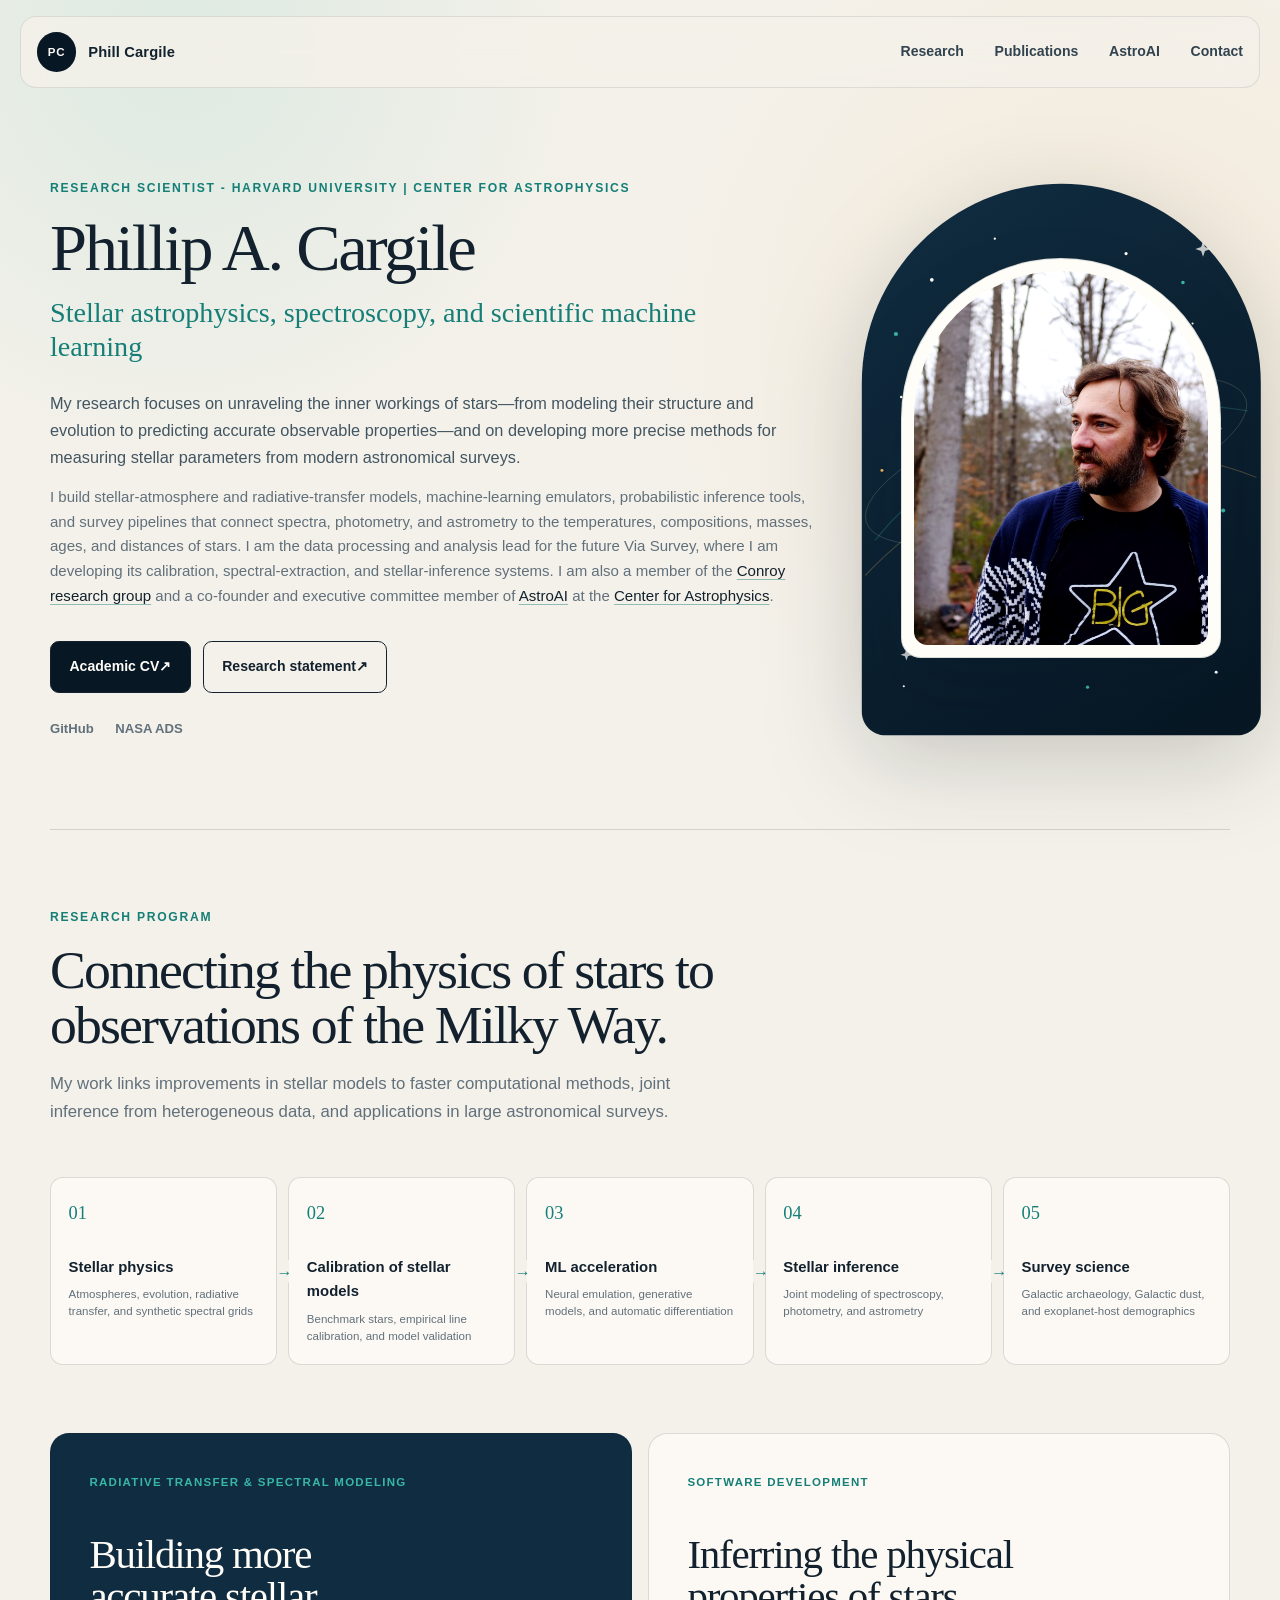
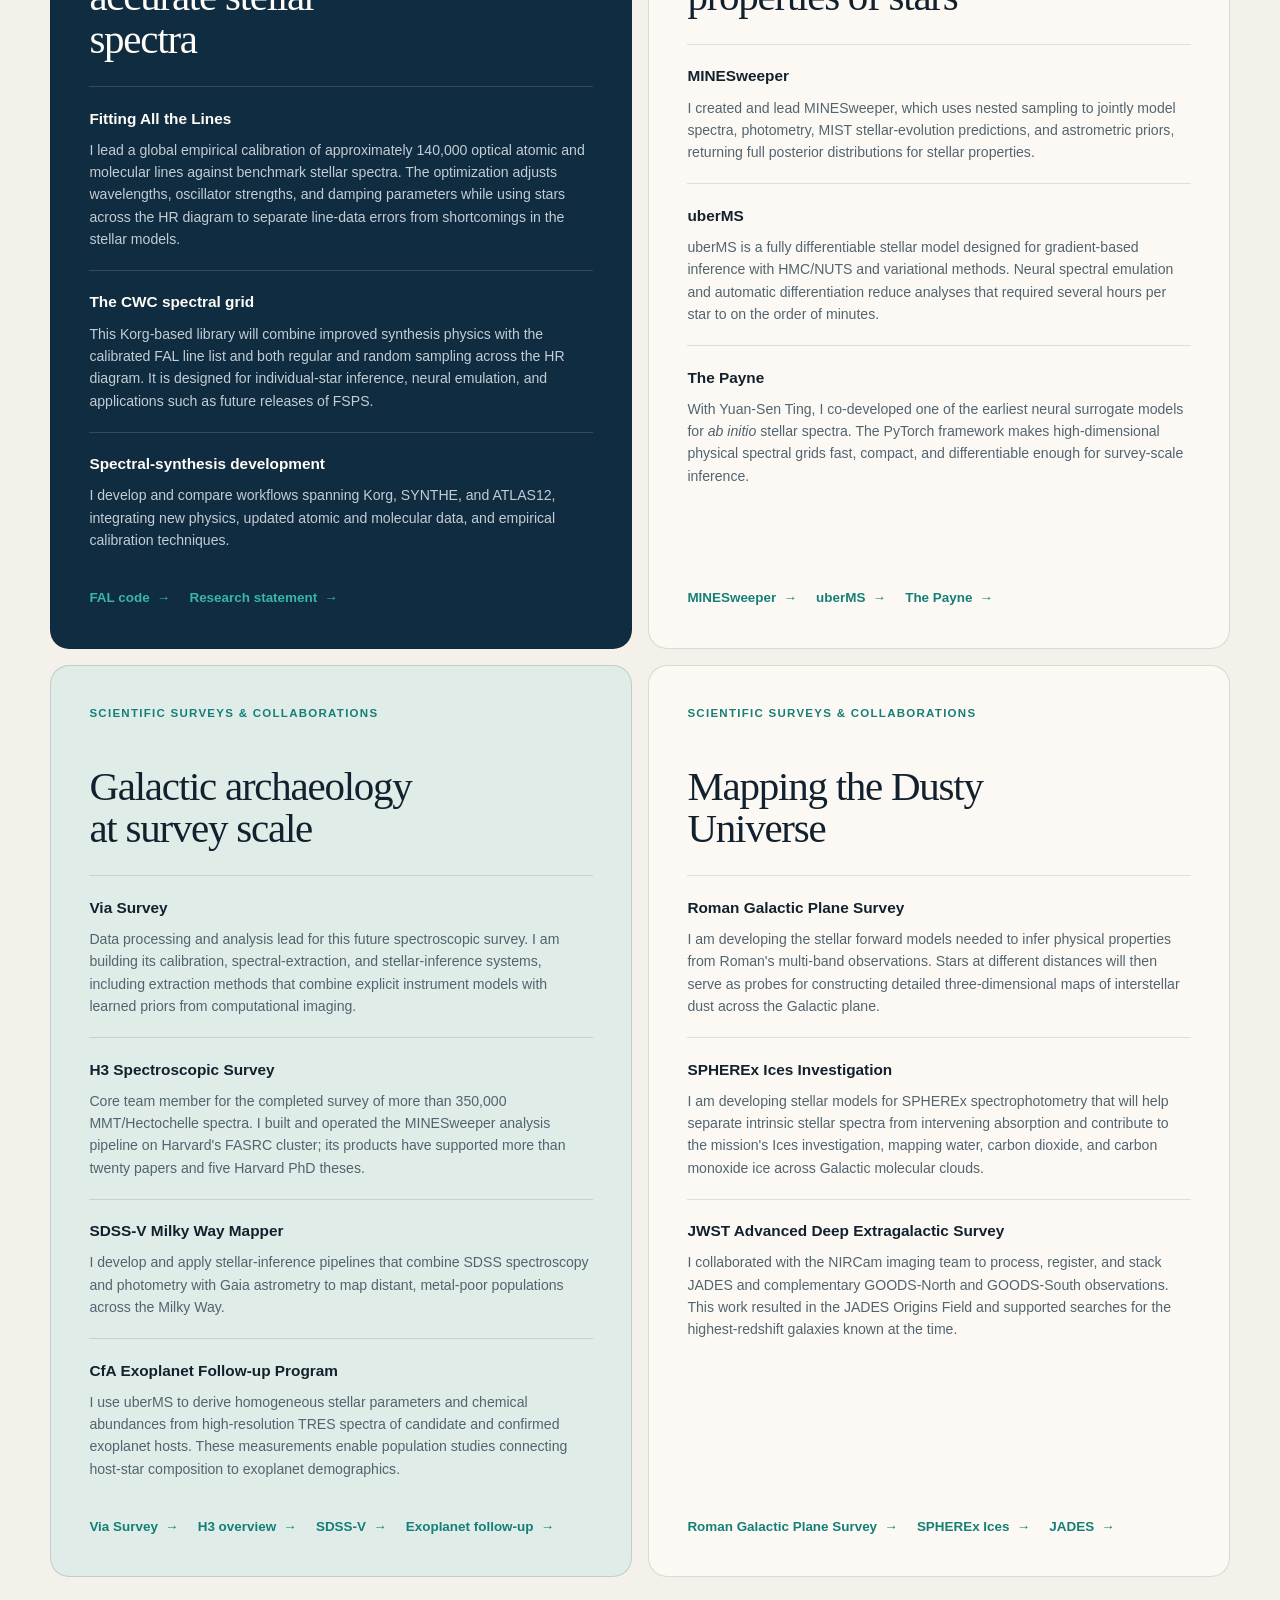
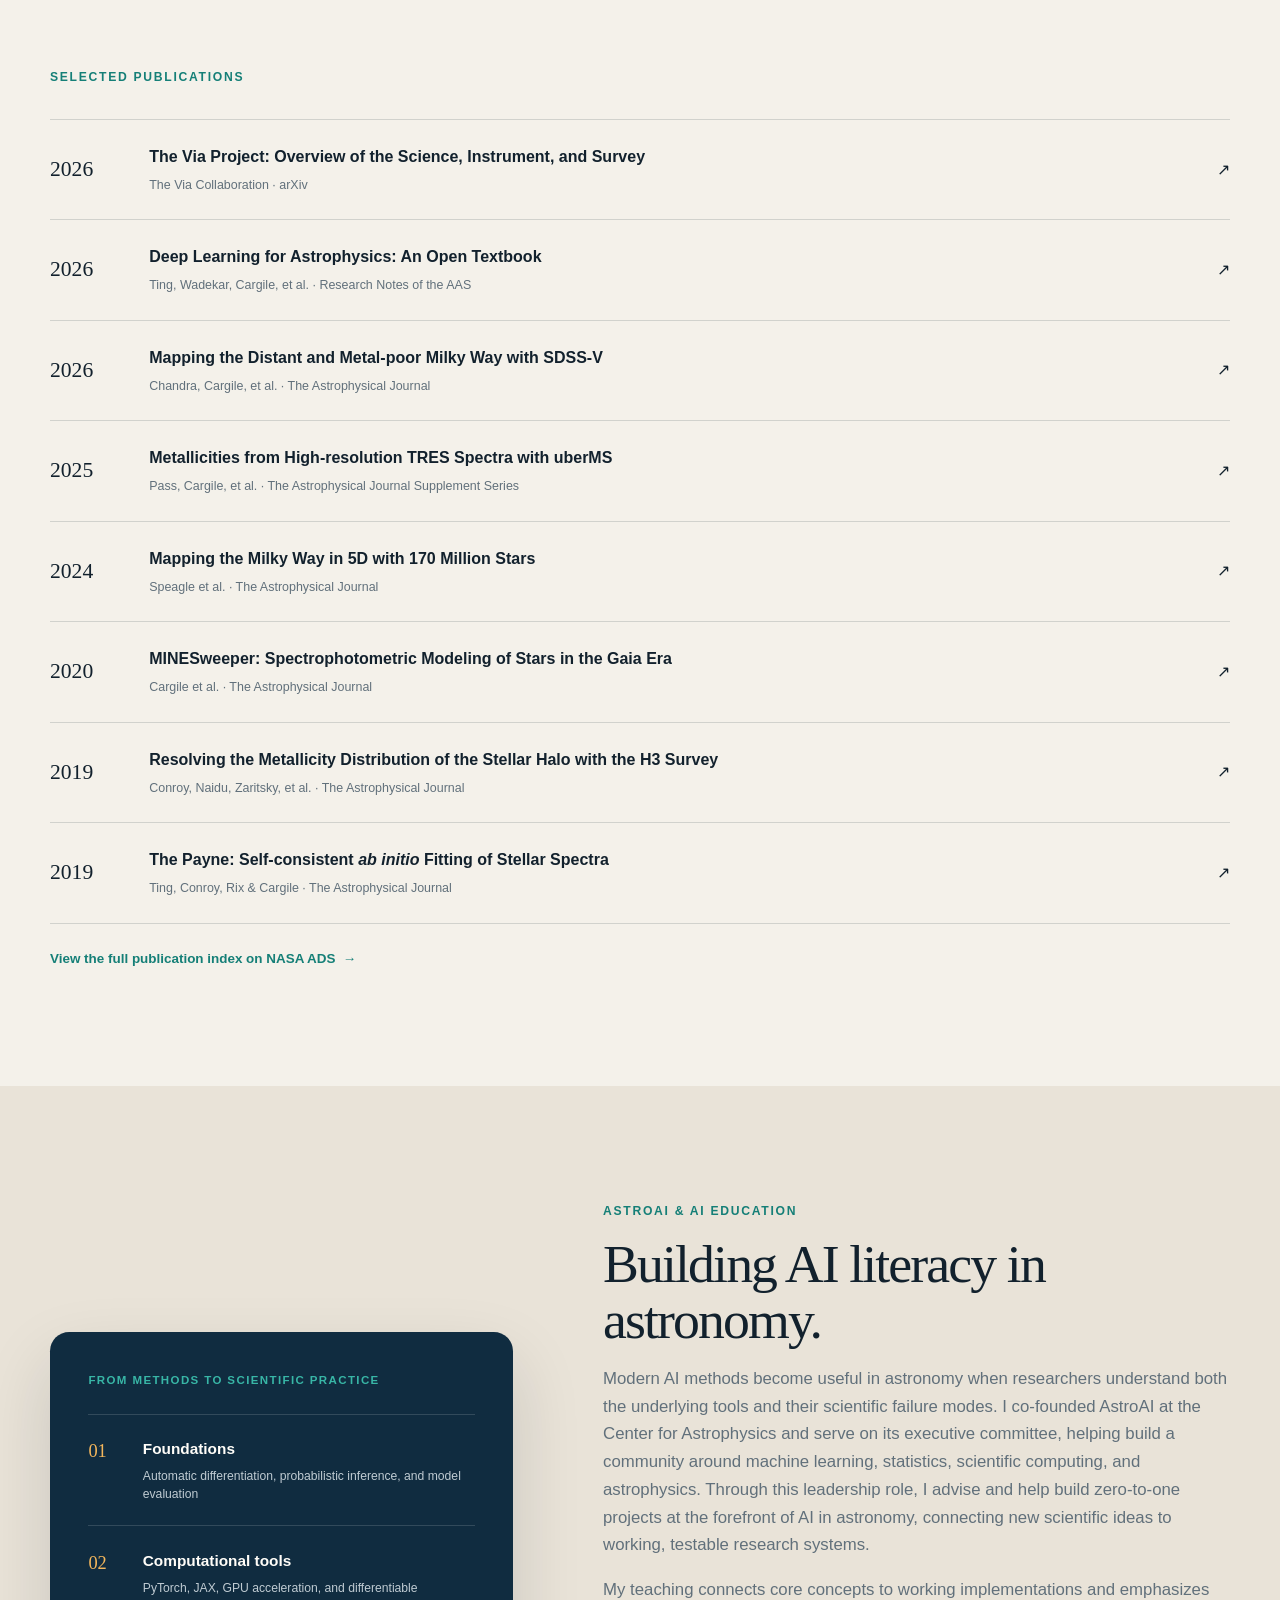
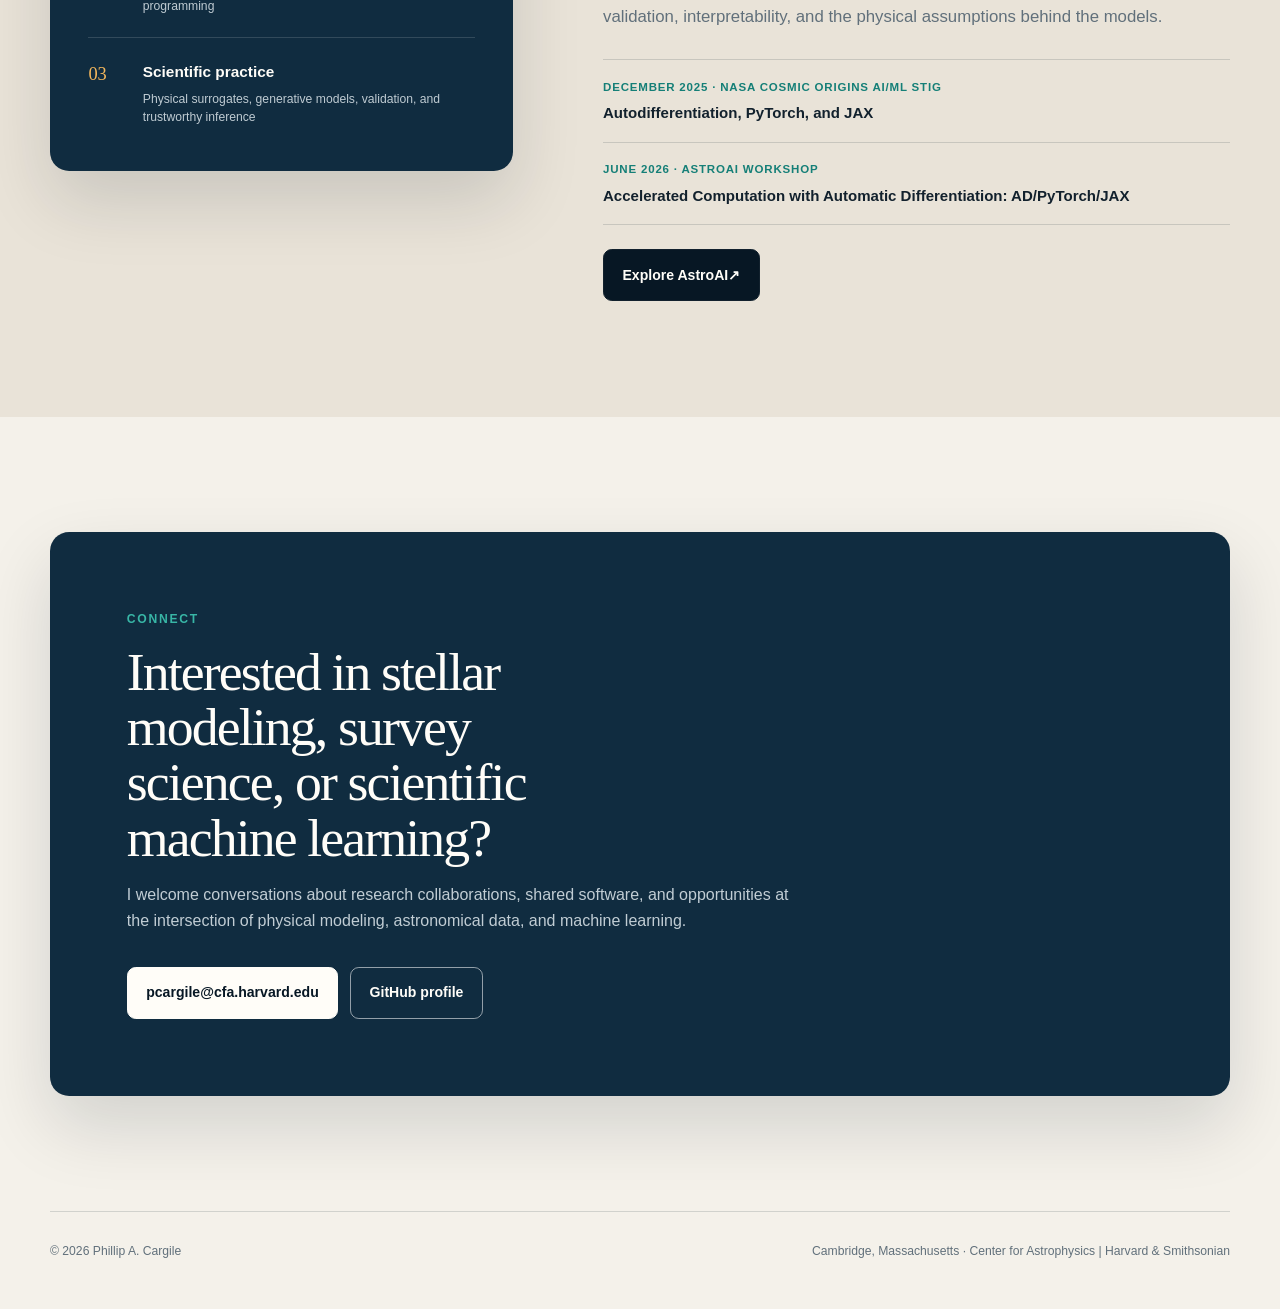
<file: index.html>
<!doctype html>
<html lang="en">
  <head>
    <meta charset="utf-8" />
    <meta name="viewport" content="width=device-width, initial-scale=1" />
    <meta
      name="description"
      content="Phillip Cargile is a research scientist at Harvard studying stellar astrophysics, spectroscopy, radiative transfer, scientific machine learning, and astronomical surveys."
    />
    <meta name="theme-color" content="#071724" />
    <title>Phillip A. Cargile — Stellar Astrophysics &amp; Scientific ML</title>
    <link rel="canonical" href="https://pacargile.github.io/" />
    <meta property="og:type" content="website" />
    <meta property="og:url" content="https://pacargile.github.io/" />
    <meta property="og:title" content="Phillip A. Cargile — Stellar Astrophysics &amp; Scientific ML" />
    <meta
      property="og:description"
      content="Research in stellar astrophysics, spectroscopy, radiative transfer, scientific machine learning, and astronomical surveys."
    />
    <script>document.documentElement.classList.add('js');</script>
    <link rel="stylesheet" href="assets/css/site.css" />
    <script defer src="assets/js/site.js"></script>
    <script type="application/ld+json">
      {
        "@context": "https://schema.org",
        "@type": "Person",
        "name": "Phillip A. Cargile",
        "alternateName": "Phill Cargile",
        "jobTitle": "Research Scientist",
        "affiliation": {
          "@type": "Organization",
          "name": "Harvard College Observatory"
        },
        "worksFor": {
          "@type": "Organization",
          "name": "Center for Astrophysics | Harvard & Smithsonian"
        },
        "url": "https://pacargile.github.io",
        "sameAs": [
          "https://github.com/pacargile",
          "https://ui.adsabs.harvard.edu/search/q=orcid%3A0000-0002-1617-8917&sort=date%20desc"
        ]
      }
    </script>
  </head>
  <body>
    <a class="skip-link" href="#main">Skip to content</a>

    <header class="site-header" data-header>
      <a class="wordmark" href="#top" aria-label="Phillip Cargile, home">
        <span class="wordmark-mark" aria-hidden="true">PC</span>
        <span>Phill Cargile</span>
      </a>
      <button class="menu-button" type="button" aria-expanded="false" aria-controls="site-nav" data-menu-button>
        <span class="sr-only">Open navigation</span>
        <span></span><span></span>
      </button>
      <nav id="site-nav" class="site-nav" aria-label="Primary navigation" data-menu>
        <a href="#research">Research</a>
        <a href="#writing">Publications</a>
        <a href="#leadership">AstroAI</a>
        <a href="#contact">Contact</a>
      </nav>
    </header>

    <main id="main">
      <section id="top" class="hero section-shell">
        <div class="hero-copy reveal">
          <p class="eyebrow">Research Scientist - Harvard University | Center for Astrophysics</p>
          <h1>Phillip A. Cargile</h1>
          <p class="hero-deck">Stellar astrophysics, spectroscopy, and scientific machine learning</p>
          <p class="hero-summary">
            My research focuses on unraveling the inner workings of stars—from modeling their structure and evolution to predicting accurate observable properties—and on developing more precise methods for measuring stellar parameters from modern astronomical surveys.
          </p>
          <p class="hero-summary hero-summary-secondary">
            I build stellar-atmosphere and radiative-transfer models, machine-learning emulators, probabilistic inference tools, and survey pipelines that connect spectra, photometry, and astrometry to the temperatures, compositions, masses, ages, and distances of stars. I am the data processing and analysis lead for the future Via Survey, where I am developing its calibration, spectral-extraction, and stellar-inference systems. I am also a member of the <a class="inline-link" href="https://cconroy20.github.io">Conroy research group</a> and a co-founder and executive committee member of <a class="inline-link" href="https://astroai.cfa.harvard.edu">AstroAI</a> at the <a class="inline-link" href="https://www.cfa.harvard.edu">Center for Astrophysics</a>.
          </p>
          <div class="button-row">
            <a class="button button-primary" href="downloads/phillip-cargile-cv.pdf">Academic CV <span aria-hidden="true">↗</span></a>
            <a class="button button-secondary" href="downloads/phillip-cargile-research-statement.pdf">Research statement <span aria-hidden="true">↗</span></a>
          </div>
          <div class="identity-links" aria-label="Professional profiles">
            <a href="https://github.com/pacargile">GitHub</a>
            <a href="https://ui.adsabs.harvard.edu/search/q=orcid%3A0000-0002-1617-8917&amp;sort=date%20desc">NASA ADS</a>
          </div>
        </div>

        <div class="hero-visual reveal" aria-label="Portrait of Phillip Cargile">
          <img class="stellar-backdrop" src="images/stellar-field.svg" alt="" aria-hidden="true" />
          <a class="portrait-frame" href="https://jdaniellewehunt.com" aria-label="Visit the photographer's website">
            <img src="images/phill-cargile-profile.jpg" alt="Phillip Cargile" />
          </a>
        </div>
      </section>

      <section id="research" class="research-overview section-shell section-block">
        <header class="section-heading reveal">
          <p class="section-label">Research program</p>
          <h2>Connecting the physics of stars to observations of the Milky Way.</h2>
          <p>
            My work links improvements in stellar models to faster computational methods, joint inference from heterogeneous data, and applications in large astronomical surveys.
          </p>
        </header>

        <ol class="research-loop reveal" aria-label="Stellar astrophysics research program">
          <li>
            <a href="#stellar-modeling">
              <span>01</span>
              <strong>Stellar physics</strong>
              <small>Atmospheres, evolution, radiative transfer, and synthetic spectral grids</small>
            </a>
          </li>
          <li>
            <a href="#model-calibration">
              <span>02</span>
              <strong>Calibration of stellar models</strong>
              <small>Benchmark stars, empirical line calibration, and model validation</small>
            </a>
          </li>
          <li>
            <a href="#ml-acceleration">
              <span>03</span>
              <strong>ML acceleration</strong>
              <small>Neural emulation, generative models, and automatic differentiation</small>
            </a>
          </li>
          <li>
            <a href="#stellar-inference">
              <span>04</span>
              <strong>Stellar inference</strong>
              <small>Joint modeling of spectroscopy, photometry, and astrometry</small>
            </a>
          </li>
          <li>
            <a href="#survey-science">
              <span>05</span>
              <strong>Survey science</strong>
              <small>Galactic archaeology, Galactic dust, and exoplanet-host demographics</small>
            </a>
          </li>
        </ol>

        <div class="project-grid research-area-grid">
          <article id="stellar-modeling" class="project-card project-card-dark reveal">
            <p class="card-kicker">Radiative transfer &amp; spectral modeling</p>
            <h3>Building more accurate stellar spectra</h3>
            <div class="project-entries">
              <section id="model-calibration">
                <h4>Fitting All the Lines</h4>
                <p>I lead a global empirical calibration of approximately 140,000 optical atomic and molecular lines against benchmark stellar spectra. The optimization adjusts wavelengths, oscillator strengths, and damping parameters while using stars across the HR diagram to separate line-data errors from shortcomings in the stellar models.</p>
              </section>
              <section>
                <h4>The CWC spectral grid</h4>
                <p>This Korg-based library will combine improved synthesis physics with the calibrated FAL line list and both regular and random sampling across the HR diagram. It is designed for individual-star inference, neural emulation, and applications such as future releases of FSPS.</p>
              </section>
              <section>
                <h4>Spectral-synthesis development</h4>
                <p>I develop and compare workflows spanning Korg, SYNTHE, and ATLAS12, integrating new physics, updated atomic and molecular data, and empirical calibration techniques.</p>
              </section>
            </div>
            <div class="card-links">
              <a class="text-link" href="https://github.com/pacargile/FAL">FAL code <span aria-hidden="true">→</span></a>
              <a class="text-link" href="downloads/phillip-cargile-research-statement.pdf">Research statement <span aria-hidden="true">→</span></a>
            </div>
          </article>

          <article id="stellar-inference" class="project-card reveal">
            <p class="card-kicker">Software development</p>
            <h3>Inferring the physical properties of stars</h3>
            <div class="project-entries">
              <section>
                <h4>MINESweeper</h4>
                <p>I created and lead MINESweeper, which uses nested sampling to jointly model spectra, photometry, MIST stellar-evolution predictions, and astrometric priors, returning full posterior distributions for stellar properties.</p>
              </section>
              <section>
                <h4>uberMS</h4>
                <p>uberMS is a fully differentiable stellar model designed for gradient-based inference with HMC/NUTS and variational methods. Neural spectral emulation and automatic differentiation reduce analyses that required several hours per star to on the order of minutes.</p>
              </section>
              <section id="ml-acceleration">
                <h4>The Payne</h4>
                <p>With Yuan-Sen Ting, I co-developed one of the earliest neural surrogate models for <em>ab initio</em> stellar spectra. The PyTorch framework makes high-dimensional physical spectral grids fast, compact, and differentiable enough for survey-scale inference.</p>
              </section>
            </div>
            <div class="card-links">
              <a class="text-link" href="https://github.com/pacargile/MINESweeper">MINESweeper <span aria-hidden="true">→</span></a>
              <a class="text-link" href="https://github.com/pacargile/uberMS">uberMS <span aria-hidden="true">→</span></a>
              <a class="text-link" href="https://github.com/pacargile/ThePayne">The Payne <span aria-hidden="true">→</span></a>
            </div>
          </article>

          <article id="survey-science" class="project-card project-card-featured reveal">
            <p class="card-kicker">Scientific surveys &amp; collaborations</p>
            <h3>Galactic archaeology at survey scale</h3>
            <div class="project-entries">
              <section>
                <h4>Via Survey</h4>
                <p>Data processing and analysis lead for this future spectroscopic survey. I am building its calibration, spectral-extraction, and stellar-inference systems, including extraction methods that combine explicit instrument models with learned priors from computational imaging.</p>
              </section>
              <section>
                <h4>H3 Spectroscopic Survey</h4>
                <p>Core team member for the completed survey of more than 350,000 MMT/Hectochelle spectra. I built and operated the MINESweeper analysis pipeline on Harvard's FASRC cluster; its products have supported more than twenty papers and five Harvard PhD theses.</p>
              </section>
              <section>
                <h4>SDSS-V Milky Way Mapper</h4>
                <p>I develop and apply stellar-inference pipelines that combine SDSS spectroscopy and photometry with Gaia astrometry to map distant, metal-poor populations across the Milky Way.</p>
              </section>
              <section>
                <h4>CfA Exoplanet Follow-up Program</h4>
                <p>I use uberMS to derive homogeneous stellar parameters and chemical abundances from high-resolution TRES spectra of candidate and confirmed exoplanet hosts. These measurements enable population studies connecting host-star composition to exoplanet demographics.</p>
              </section>
            </div>
            <div class="card-links">
              <a class="text-link" href="https://via-project.org">Via Survey <span aria-hidden="true">→</span></a>
              <a class="text-link" href="https://ui.adsabs.harvard.edu/abs/2019ApJ...883..107C/abstract">H3 overview <span aria-hidden="true">→</span></a>
              <a class="text-link" href="https://www.sdss.org">SDSS-V <span aria-hidden="true">→</span></a>
              <a class="text-link" href="https://ui.adsabs.harvard.edu/abs/2025ApJS..281...27P/abstract">Exoplanet follow-up <span aria-hidden="true">→</span></a>
            </div>
          </article>

          <article id="dust-mapping" class="project-card reveal">
            <p class="card-kicker">Scientific surveys &amp; collaborations</p>
            <h3>Mapping the Dusty Universe</h3>
            <div class="project-entries">
              <section>
                <h4>Roman Galactic Plane Survey</h4>
                <p>I am developing the stellar forward models needed to infer physical properties from Roman's multi-band observations. Stars at different distances will then serve as probes for constructing detailed three-dimensional maps of interstellar dust across the Galactic plane.</p>
              </section>
              <section>
                <h4>SPHEREx Ices Investigation</h4>
                <p>I am developing stellar models for SPHEREx spectrophotometry that will help separate intrinsic stellar spectra from intervening absorption and contribute to the mission's Ices investigation, mapping water, carbon dioxide, and carbon monoxide ice across Galactic molecular clouds.</p>
              </section>
              <section>
                <h4>JWST Advanced Deep Extragalactic Survey</h4>
                <p>I collaborated with the NIRCam imaging team to process, register, and stack JADES and complementary GOODS-North and GOODS-South observations. This work resulted in the JADES Origins Field and supported searches for the highest-redshift galaxies known at the time.</p>
              </section>
            </div>
            <div class="card-links">
              <a class="text-link" href="https://science.nasa.gov/mission/roman-space-telescope/galactic-plane-general-astrophysics-survey/">Roman Galactic Plane Survey <span aria-hidden="true">→</span></a>
              <a class="text-link" href="https://www.jpl.nasa.gov/news/interstellar-glaciers-nasas-spherex-maps-vast-galactic-ice-regions/">SPHEREx Ices <span aria-hidden="true">→</span></a>
              <a class="text-link" href="https://jades-survey.github.io">JADES <span aria-hidden="true">→</span></a>
            </div>
          </article>
        </div>
      </section>

      <section id="writing" class="publication-section section-shell section-block">
        <header class="section-heading reveal">
          <p class="section-label">Selected publications</p>
        </header>

        <div class="publication-list">
          <a class="publication reveal" href="https://ui.adsabs.harvard.edu/abs/2026arXiv260618332T/abstract">
            <span class="publication-year">2026</span>
            <span><strong>The Via Project: Overview of the Science, Instrument, and Survey</strong><small>The Via Collaboration · arXiv</small></span>
            <span aria-hidden="true">↗</span>
          </a>
          <a class="publication reveal" href="https://ui.adsabs.harvard.edu/abs/2026RNAAS..10..202T/abstract">
            <span class="publication-year">2026</span>
            <span><strong>Deep Learning for Astrophysics: An Open Textbook</strong><small>Ting, Wadekar, Cargile, et al. · Research Notes of the AAS</small></span>
            <span aria-hidden="true">↗</span>
          </a>
          <a class="publication reveal" href="https://doi.org/10.3847/1538-4357/ae448a">
            <span class="publication-year">2026</span>
            <span><strong>Mapping the Distant and Metal-poor Milky Way with SDSS-V</strong><small>Chandra, Cargile, et al. · The Astrophysical Journal</small></span>
            <span aria-hidden="true">↗</span>
          </a>
          <a class="publication reveal" href="https://doi.org/10.3847/1538-4365/ae0acb">
            <span class="publication-year">2025</span>
            <span><strong>Metallicities from High-resolution TRES Spectra with uberMS</strong><small>Pass, Cargile, et al. · The Astrophysical Journal Supplement Series</small></span>
            <span aria-hidden="true">↗</span>
          </a>
          <a class="publication reveal" href="https://doi.org/10.3847/1538-4357/ad2b62">
            <span class="publication-year">2024</span>
            <span><strong>Mapping the Milky Way in 5D with 170 Million Stars</strong><small>Speagle et al. · The Astrophysical Journal</small></span>
            <span aria-hidden="true">↗</span>
          </a>
          <a class="publication reveal" href="https://doi.org/10.3847/1538-4357/aba43b">
            <span class="publication-year">2020</span>
            <span><strong>MINESweeper: Spectrophotometric Modeling of Stars in the Gaia Era</strong><small>Cargile et al. · The Astrophysical Journal</small></span>
            <span aria-hidden="true">↗</span>
          </a>
          <a class="publication reveal" href="https://ui.adsabs.harvard.edu/abs/2019ApJ...887..237C/abstract">
            <span class="publication-year">2019</span>
            <span><strong>Resolving the Metallicity Distribution of the Stellar Halo with the H3 Survey</strong><small>Conroy, Naidu, Zaritsky, et al. · The Astrophysical Journal</small></span>
            <span aria-hidden="true">↗</span>
          </a>
          <a class="publication reveal" href="https://doi.org/10.3847/1538-4357/ab2331">
            <span class="publication-year">2019</span>
            <span><strong>The Payne: Self-consistent <em>ab initio</em> Fitting of Stellar Spectra</strong><small>Ting, Conroy, Rix &amp; Cargile · The Astrophysical Journal</small></span>
            <span aria-hidden="true">↗</span>
          </a>
        </div>

        <a class="text-link publication-more" href="https://ui.adsabs.harvard.edu/search/q=orcid%3A0000-0002-1617-8917&amp;sort=date%20desc">View the full publication index on NASA ADS <span aria-hidden="true">→</span></a>
      </section>

      <section id="leadership" class="ai-leadership-section section-block">
        <div class="section-shell ai-leadership-grid">
          <div class="ai-literacy-visual reveal" aria-label="AI literacy from foundations to scientific practice">
            <p>From methods to scientific practice</p>
            <ol class="ai-literacy-path">
              <li>
                <span>01</span>
                <div><strong>Foundations</strong><small>Automatic differentiation, probabilistic inference, and model evaluation</small></div>
              </li>
              <li>
                <span>02</span>
                <div><strong>Computational tools</strong><small>PyTorch, JAX, GPU acceleration, and differentiable programming</small></div>
              </li>
              <li>
                <span>03</span>
                <div><strong>Scientific practice</strong><small>Physical surrogates, generative models, validation, and trustworthy inference</small></div>
              </li>
            </ol>
          </div>

          <div class="ai-leadership-copy reveal">
            <p class="section-label">AstroAI &amp; AI education</p>
            <h2>Building AI literacy in astronomy.</h2>
            <p>
              Modern AI methods become useful in astronomy when researchers understand both the underlying tools and their scientific failure modes. I co-founded AstroAI at the Center for Astrophysics and serve on its executive committee, helping build a community around machine learning, statistics, scientific computing, and astrophysics. Through this leadership role, I advise and help build zero-to-one projects at the forefront of AI in astronomy, connecting new scientific ideas to working, testable research systems.
            </p>
            <p>
              My teaching connects core concepts to working implementations and emphasizes validation, interpretability, and the physical assumptions behind the models.
            </p>
            <div class="lecture-list" aria-label="Selected AI lectures">
              <article>
                <span>December 2025 · NASA Cosmic Origins AI/ML STIG</span>
                <strong>Autodifferentiation, PyTorch, and JAX</strong>
              </article>
              <article>
                <span>June 2026 · AstroAI Workshop</span>
                <strong>Accelerated Computation with Automatic Differentiation: AD/PyTorch/JAX</strong>
              </article>
            </div>
            <a class="button button-primary" href="https://astroai.cfa.harvard.edu">Explore AstroAI <span aria-hidden="true">↗</span></a>
          </div>
        </div>
      </section>

      <section id="contact" class="contact-section section-shell section-block reveal">
        <p class="section-label">Connect</p>
        <h2>Interested in stellar modeling, survey science, or scientific machine learning?</h2>
        <p>I welcome conversations about research collaborations, shared software, and opportunities at the intersection of physical modeling, astronomical data, and machine learning.</p>
        <div class="button-row">
          <a class="button button-light" href="mailto:pcargile@cfa.harvard.edu">pcargile@cfa.harvard.edu</a>
          <a class="button button-outline-light" href="https://github.com/pacargile">GitHub profile</a>
        </div>
      </section>
    </main>

    <footer class="site-footer section-shell">
      <p>© <span data-year></span> Phillip A. Cargile</p>
      <p>Cambridge, Massachusetts · Center for Astrophysics | Harvard &amp; Smithsonian</p>
    </footer>
  </body>
</html>
</file>
<file: assets/css/site.css>
:root {
  --ink: #12212d;
  --navy: #071724;
  --navy-soft: #102c40;
  --paper: #f4f1ea;
  --paper-deep: #e9e3d8;
  --white: #fffdf8;
  --teal: #38b6a6;
  --teal-deep: #157f77;
  --amber: #f4b75c;
  --muted: #61707b;
  --line: rgba(18, 33, 45, 0.15);
  --radius: 1.2rem;
  --shadow: 0 30px 70px rgba(7, 23, 36, 0.14);
  --shell: min(1180px, calc(100vw - 3rem));
  --font-sans: Inter, ui-sans-serif, -apple-system, BlinkMacSystemFont, "Segoe UI", sans-serif;
  --font-serif: Iowan Old Style, Baskerville, "Times New Roman", serif;
  --section-title-size: clamp(2.45rem, 4.2vw, 4rem);
}

* { box-sizing: border-box; }
html { scroll-behavior: smooth; }
body {
  margin: 0;
  color: var(--ink);
  background: var(--paper);
  font-family: var(--font-sans);
  font-size: 16px;
  line-height: 1.65;
  -webkit-font-smoothing: antialiased;
}

body::before {
  position: fixed;
  inset: 0;
  z-index: -2;
  content: "";
  background:
    radial-gradient(circle at 14% 5%, rgba(56, 182, 166, 0.12), transparent 27rem),
    radial-gradient(circle at 88% 38%, rgba(244, 183, 92, 0.11), transparent 31rem),
    var(--paper);
}

a { color: inherit; text-decoration: none; }
img { display: block; max-width: 100%; }
button { font: inherit; }

.sr-only {
  position: absolute;
  width: 1px;
  height: 1px;
  padding: 0;
  margin: -1px;
  overflow: hidden;
  clip: rect(0, 0, 0, 0);
  white-space: nowrap;
  border: 0;
}

.skip-link {
  position: fixed;
  top: 0.75rem;
  left: 0.75rem;
  z-index: 100;
  padding: 0.65rem 0.9rem;
  color: var(--white);
  background: var(--navy);
  border-radius: 0.4rem;
  transform: translateY(-160%);
}
.skip-link:focus { transform: translateY(0); }

.section-shell { width: var(--shell); margin-inline: auto; }
.section-block { padding-block: clamp(5rem, 9vw, 8.5rem); }
#research, #writing, #leadership, #contact { scroll-margin-top: 7rem; }

.site-header {
  position: sticky;
  top: 0;
  z-index: 50;
  display: flex;
  align-items: center;
  justify-content: space-between;
  width: min(1240px, calc(100vw - 2rem));
  min-height: 4.5rem;
  padding: 0.7rem 1rem;
  margin: 1rem auto 0;
  background: rgba(244, 241, 234, 0.82);
  border: 1px solid rgba(18, 33, 45, 0.1);
  border-radius: 1rem;
  backdrop-filter: blur(18px);
  transition: box-shadow 180ms ease, background 180ms ease;
}
.site-header.is-scrolled { background: rgba(255, 253, 248, 0.94); box-shadow: 0 12px 40px rgba(7, 23, 36, 0.09); }
.wordmark { display: inline-flex; align-items: center; gap: 0.75rem; font-size: 0.92rem; font-weight: 750; letter-spacing: 0.01em; }
.wordmark-mark {
  display: grid;
  width: 2.45rem;
  height: 2.45rem;
  color: var(--white);
  background: var(--navy);
  border-radius: 50%;
  place-items: center;
  font-size: 0.72rem;
  letter-spacing: 0.08em;
}
.site-nav { display: flex; align-items: center; gap: clamp(1rem, 2.4vw, 2rem); }
.site-nav a { position: relative; color: #31434f; font-size: 0.88rem; font-weight: 650; }
.site-nav a::after { position: absolute; right: 0; bottom: -0.35rem; left: 0; height: 2px; content: ""; background: var(--teal-deep); transform: scaleX(0); transform-origin: right; transition: transform 180ms ease; }
.site-nav a:hover::after, .site-nav a:focus-visible::after { transform: scaleX(1); transform-origin: left; }
.menu-button { display: none; width: 2.75rem; height: 2.75rem; padding: 0.72rem; background: transparent; border: 0; }
.menu-button span:not(.sr-only) { display: block; height: 2px; margin: 0.34rem 0; background: var(--ink); }

.hero {
  display: grid;
  grid-template-columns: minmax(0, 1.25fr) minmax(250px, 0.55fr);
  gap: clamp(3rem, 6vw, 6rem);
  align-items: center;
  min-height: 0;
  padding-block: clamp(4.5rem, 7vw, 6.5rem);
}
.eyebrow, .section-label { margin: 0 0 1rem; color: var(--teal-deep); font-family: var(--font-sans); font-size: 0.76rem; font-weight: 800; letter-spacing: 0.14em; line-height: 1.65; text-transform: uppercase; }
.hero h1, .section-heading h2, .ai-leadership-copy h2, .contact-section h2 {
  margin: 0;
  font-family: var(--font-serif);
  font-weight: 500;
  letter-spacing: -0.035em;
  line-height: 1.03;
}
.hero h1 { max-width: none; font-size: clamp(3.25rem, 5.2vw, 5rem); }
.hero-deck { max-width: 42rem; margin: 0.85rem 0 0; color: var(--teal-deep); font-family: var(--font-serif); font-size: clamp(1.45rem, 2.2vw, 2rem); line-height: 1.2; }
.hero-summary { max-width: 49rem; margin: 1.65rem 0 0; color: #425561; font-size: clamp(1.02rem, 1.25vw, 1.16rem); }
.hero-summary-secondary { margin-top: 0.9rem; color: var(--muted); font-size: clamp(0.94rem, 1.1vw, 1.03rem); }
.inline-link { color: var(--ink); text-decoration: underline; text-decoration-color: rgba(21, 127, 119, 0.45); text-decoration-thickness: 1px; text-underline-offset: 0.18em; transition: color 160ms ease, text-decoration-color 160ms ease; }
.inline-link:hover, .inline-link:focus-visible { color: var(--teal-deep); text-decoration-color: var(--teal-deep); }
.button-row { display: flex; flex-wrap: wrap; gap: 0.75rem; margin-top: 2rem; }
.button { display: inline-flex; align-items: center; justify-content: center; min-height: 3.25rem; padding: 0.8rem 1.15rem; border: 1px solid var(--ink); border-radius: 0.55rem; font-size: 0.88rem; font-weight: 760; transition: transform 160ms ease, box-shadow 160ms ease, background 160ms ease; }
.button:hover, .button:focus-visible { transform: translateY(-2px); box-shadow: 0 10px 26px rgba(7, 23, 36, 0.14); }
.button-primary { color: var(--white); background: var(--navy); }
.button-secondary { background: transparent; }
.button-light { color: var(--navy); background: var(--white); border-color: var(--white); }
.button-outline-light { color: var(--white); border-color: rgba(255, 255, 255, 0.55); }
.identity-links { display: flex; flex-wrap: wrap; gap: 1.35rem; margin-top: 1.55rem; color: var(--muted); font-size: 0.82rem; font-weight: 700; }
.identity-links a:hover { color: var(--teal-deep); }

.hero-visual { position: relative; justify-self: center; width: min(100%, 20rem); isolation: isolate; }
.stellar-backdrop { position: absolute; z-index: -2; top: 50%; left: 50%; width: 142%; max-width: none; transform: translate(-50%, -50%); filter: drop-shadow(0 26px 48px rgba(7, 23, 36, 0.18)); }
.portrait-frame { position: relative; z-index: 1; display: block; aspect-ratio: 4 / 5; padding: 0.75rem; background: var(--white); border: 1px solid var(--line); border-radius: 12rem 12rem 1.5rem 1.5rem; box-shadow: var(--shadow); }
.portrait-frame:focus-visible { outline: 3px solid var(--teal); outline-offset: 5px; }
.portrait-frame img { width: 100%; height: 100%; object-fit: cover; object-position: 58% center; border-radius: 11rem 11rem 1rem 1rem; filter: saturate(0.9) contrast(1.03); }

.section-heading { max-width: 48rem; }
.section-heading h2, .ai-leadership-copy h2, .contact-section h2 { font-size: var(--section-title-size); }
.section-heading > p:not(.section-label):last-child, .ai-leadership-copy > p:not(.section-label) { max-width: 42rem; color: var(--muted); font-size: 1.05rem; }
.section-block.research-overview { padding-block: clamp(3.8rem, 6vw, 5.8rem) clamp(2rem, 3vw, 3rem); border-top: 1px solid var(--line); }
.research-loop {
  display: grid;
  grid-template-columns: repeat(5, minmax(0, 1fr));
  gap: 0.7rem;
  padding: 0;
  margin: 3.2rem 0 1rem;
  list-style: none;
}
.research-loop li {
  position: relative;
}
.research-loop a {
  position: relative;
  display: block;
  height: 100%;
  min-height: 10.5rem;
  padding: 1.25rem 1.1rem;
  background: rgba(255, 253, 248, 0.72);
  border: 1px solid var(--line);
  border-radius: 0.8rem;
  transition: color 180ms ease, background 180ms ease, border-color 180ms ease, box-shadow 180ms ease, transform 180ms ease;
}
.research-loop a:hover, .research-loop a:focus-visible {
  color: var(--navy);
  background: var(--white);
  border-color: rgba(21, 127, 119, 0.48);
  box-shadow: 0 14px 30px rgba(7, 23, 36, 0.1);
  transform: translateY(-3px);
}
.research-loop li:not(:last-child)::after {
  position: absolute;
  top: 50%;
  right: -0.72rem;
  z-index: 2;
  display: grid;
  width: 0.75rem;
  height: 1.4rem;
  color: var(--teal-deep);
  content: "→";
  background: var(--paper);
  place-items: center;
  transform: translateY(-50%);
}
.research-loop span, .research-loop strong, .research-loop small { display: block; }
.research-loop span { margin-bottom: 1.65rem; color: var(--teal-deep); font-family: var(--font-serif); font-size: 1.15rem; }
.research-loop strong { font-size: 0.93rem; }
.research-loop small { margin-top: 0.45rem; color: var(--muted); font-size: 0.72rem; line-height: 1.45; }
.project-grid { display: grid; grid-template-columns: repeat(2, 1fr); gap: 1rem; margin-top: 4.25rem; }
.project-card { position: relative; display: flex; min-height: 0; padding: clamp(1.6rem, 3vw, 2.5rem); overflow: hidden; flex-direction: column; background: rgba(255,253,248,0.72); border: 1px solid var(--line); border-radius: var(--radius); }
.project-card, .project-entries section[id] { scroll-margin-top: 7rem; }
.project-card:target { border-color: rgba(244, 183, 92, 0.9); box-shadow: 0 0 0 4px rgba(244, 183, 92, 0.2), var(--shadow); }
.project-card-featured { background: #dfece8; }
.project-card-dark { color: var(--white); background: var(--navy-soft); }
.project-card-dark p { color: #c2cdd4; }
.card-kicker { margin: 0 0 2.6rem; color: var(--teal-deep); font-size: 0.72rem; font-weight: 800; letter-spacing: 0.11em; text-transform: uppercase; }
.project-card-dark .card-kicker { color: var(--teal); }
.project-card h3 { max-width: 16ch; margin: 0; font-family: var(--font-serif); font-size: clamp(2.1rem, 3.2vw, 3.2rem); font-weight: 500; letter-spacing: -0.03em; line-height: 1.03; }
.project-card > p:not(.card-kicker) { max-width: 36rem; margin: 1.3rem 0; color: #52646f; }
.project-entries { margin-top: 1.65rem; }
.project-entries section { padding: 1.15rem 0 1.25rem; border-top: 1px solid rgba(18, 33, 45, 0.13); }
.project-entries section:target { padding-inline: 0.8rem; margin-inline: -0.8rem; background: rgba(244, 183, 92, 0.13); border-radius: 0.55rem; }
.project-entries h4 { margin: 0; font-size: 0.96rem; }
.project-entries p { margin: 0.5rem 0 0; color: #52646f; font-size: 0.88rem; line-height: 1.58; }
.project-card-dark .project-entries section { border-color: rgba(255, 255, 255, 0.14); }
.project-card-dark .project-entries section:target { background: rgba(244, 183, 92, 0.12); }
.project-card-dark .project-entries p { color: #c2cdd4; }
.card-links { display: flex; flex-wrap: wrap; gap: 0.7rem 1.2rem; margin-top: auto; padding-top: 1rem; }
.text-link { display: inline-flex; gap: 0.45rem; align-items: center; color: var(--teal-deep); font-size: 0.84rem; font-weight: 800; }
.text-link span { transition: transform 160ms ease; }
.text-link:hover span { transform: translateX(4px); }
.project-card-dark .text-link { color: var(--teal); }

.section-block.publication-section { padding-top: clamp(2.5rem, 4vw, 4rem); }
.publication-list { margin-top: 2rem; border-top: 1px solid var(--line); }
.publication { display: grid; grid-template-columns: 5rem 1fr auto; gap: 1.2rem; align-items: center; padding: 1.5rem 0; border-bottom: 1px solid var(--line); transition: padding 180ms ease, color 180ms ease; }
.publication:hover { padding-inline: 0.65rem; color: var(--teal-deep); }
.publication-year { font-family: var(--font-serif); font-size: 1.35rem; }
.publication strong, .publication small { display: block; }
.publication strong { font-size: 1rem; }
.publication small { margin-top: 0.28rem; color: var(--muted); font-size: 0.78rem; }
.publication-more { margin-top: 1.5rem; }

.ai-leadership-section { background: var(--paper-deep); }
.ai-leadership-grid { display: grid; grid-template-columns: minmax(18rem, 0.85fr) minmax(0, 1.15fr); gap: clamp(3rem, 7vw, 7rem); align-items: center; }
.ai-literacy-visual { padding: clamp(1.7rem, 3vw, 2.5rem); color: var(--white); background: var(--navy-soft); border-radius: var(--radius); box-shadow: var(--shadow); }
.ai-literacy-visual > p { margin: 0 0 1.5rem; color: var(--teal); font-size: 0.72rem; font-weight: 800; letter-spacing: 0.12em; text-transform: uppercase; }
.ai-literacy-path { padding: 0; margin: 0; list-style: none; }
.ai-literacy-path li { display: grid; grid-template-columns: 2.4rem 1fr; gap: 1rem; padding: 1.35rem 0; border-top: 1px solid rgba(255, 255, 255, 0.14); }
.ai-literacy-path li:last-child { padding-bottom: 0.35rem; }
.ai-literacy-path span { color: var(--amber); font-family: var(--font-serif); font-size: 1.15rem; }
.ai-literacy-path strong, .ai-literacy-path small { display: block; }
.ai-literacy-path strong { font-size: 0.96rem; }
.ai-literacy-path small { margin-top: 0.35rem; color: #bfcbd2; font-size: 0.76rem; line-height: 1.5; }
.lecture-list { margin-top: 1.75rem; border-top: 1px solid var(--line); }
.lecture-list article { padding: 1.1rem 0; border-bottom: 1px solid var(--line); }
.lecture-list span, .lecture-list strong { display: block; }
.lecture-list span { color: var(--teal-deep); font-size: 0.72rem; font-weight: 800; letter-spacing: 0.07em; text-transform: uppercase; }
.lecture-list strong { margin-top: 0.35rem; font-size: 0.94rem; line-height: 1.45; }
.ai-leadership-copy .button { margin-top: 1.5rem; }

.contact-section { padding: clamp(2.5rem, 6vw, 5rem); margin-block: clamp(5rem, 9vw, 8.5rem); color: var(--white); background: var(--navy-soft); border-radius: var(--radius); box-shadow: var(--shadow); }
.contact-section .section-label { color: var(--teal); }
.contact-section h2 { max-width: 18ch; }
.contact-section > p:not(.section-label) { max-width: 42rem; color: #c1cdd4; }

.site-footer { display: flex; justify-content: space-between; gap: 1rem; padding-block: 1.8rem 3rem; color: var(--muted); border-top: 1px solid var(--line); font-size: 0.76rem; }
.site-footer p { margin: 0; }

.reveal { opacity: 1; transform: none; }
.js .reveal { opacity: 0; transform: translateY(24px); transition: opacity 650ms ease, transform 650ms cubic-bezier(.2,.7,.2,1); }
.js .reveal.is-visible { opacity: 1; transform: translateY(0); }

:focus-visible { outline: 3px solid var(--amber); outline-offset: 4px; }

@media (max-width: 850px) {
  :root { --shell: min(100% - 2rem, 700px); }
  .site-header { flex-wrap: wrap; margin-top: 0.5rem; }
  .site-nav { width: 100%; justify-content: space-between; padding: 0.65rem 0.25rem 0.2rem; }
  .js .menu-button { display: block; }
  .js .site-nav { position: absolute; top: calc(100% + 0.5rem); right: 0; left: 0; display: none; width: auto; flex-direction: column; align-items: stretch; gap: 0; padding: 0.6rem; background: var(--white); border: 1px solid var(--line); border-radius: 0.8rem; box-shadow: var(--shadow); }
  .js .site-nav.is-open { display: flex; }
  .site-nav a { padding: 0.75rem; }
  .hero { grid-template-columns: 1fr; min-height: auto; }
  .hero h1 { font-size: clamp(3rem, 12vw, 4.5rem); }
  .hero-visual { width: min(23rem, 80vw); }
  .research-loop { grid-template-columns: 1fr; }
  .research-loop a { min-height: 0; }
  .research-loop li:not(:last-child)::after { top: auto; right: 50%; bottom: -0.78rem; width: 1.4rem; height: 0.85rem; content: "↓"; transform: translateX(50%); }
  .project-grid, .ai-leadership-grid { grid-template-columns: 1fr; }
  .ai-literacy-visual { max-width: 34rem; }
}

@media (max-width: 540px) {
  .section-block { padding-block: 4.5rem; }
  .hero { padding-top: 4rem; }
  .hero h1 { font-size: clamp(2.8rem, 13vw, 3.8rem); }
  .button-row { flex-direction: column; align-items: stretch; }
  .project-grid { grid-template-columns: minmax(0, 1fr); }
  .project-card { min-height: 0; }
  .publication { grid-template-columns: 3.6rem 1fr auto; gap: 0.65rem; }
  .site-footer { flex-direction: column; }
}

@media (prefers-reduced-motion: reduce) {
  html { scroll-behavior: auto; }
  *, *::before, *::after { transition-duration: 0.01ms !important; animation-duration: 0.01ms !important; animation-iteration-count: 1 !important; }
  .reveal { opacity: 1; transform: none; }
}

@media print {
  .site-header, .skip-link, .button-row, .identity-links { display: none; }
  body { background: white; }
  .hero { min-height: auto; }
  .js .reveal { opacity: 1; transform: none; }
}
</file>
